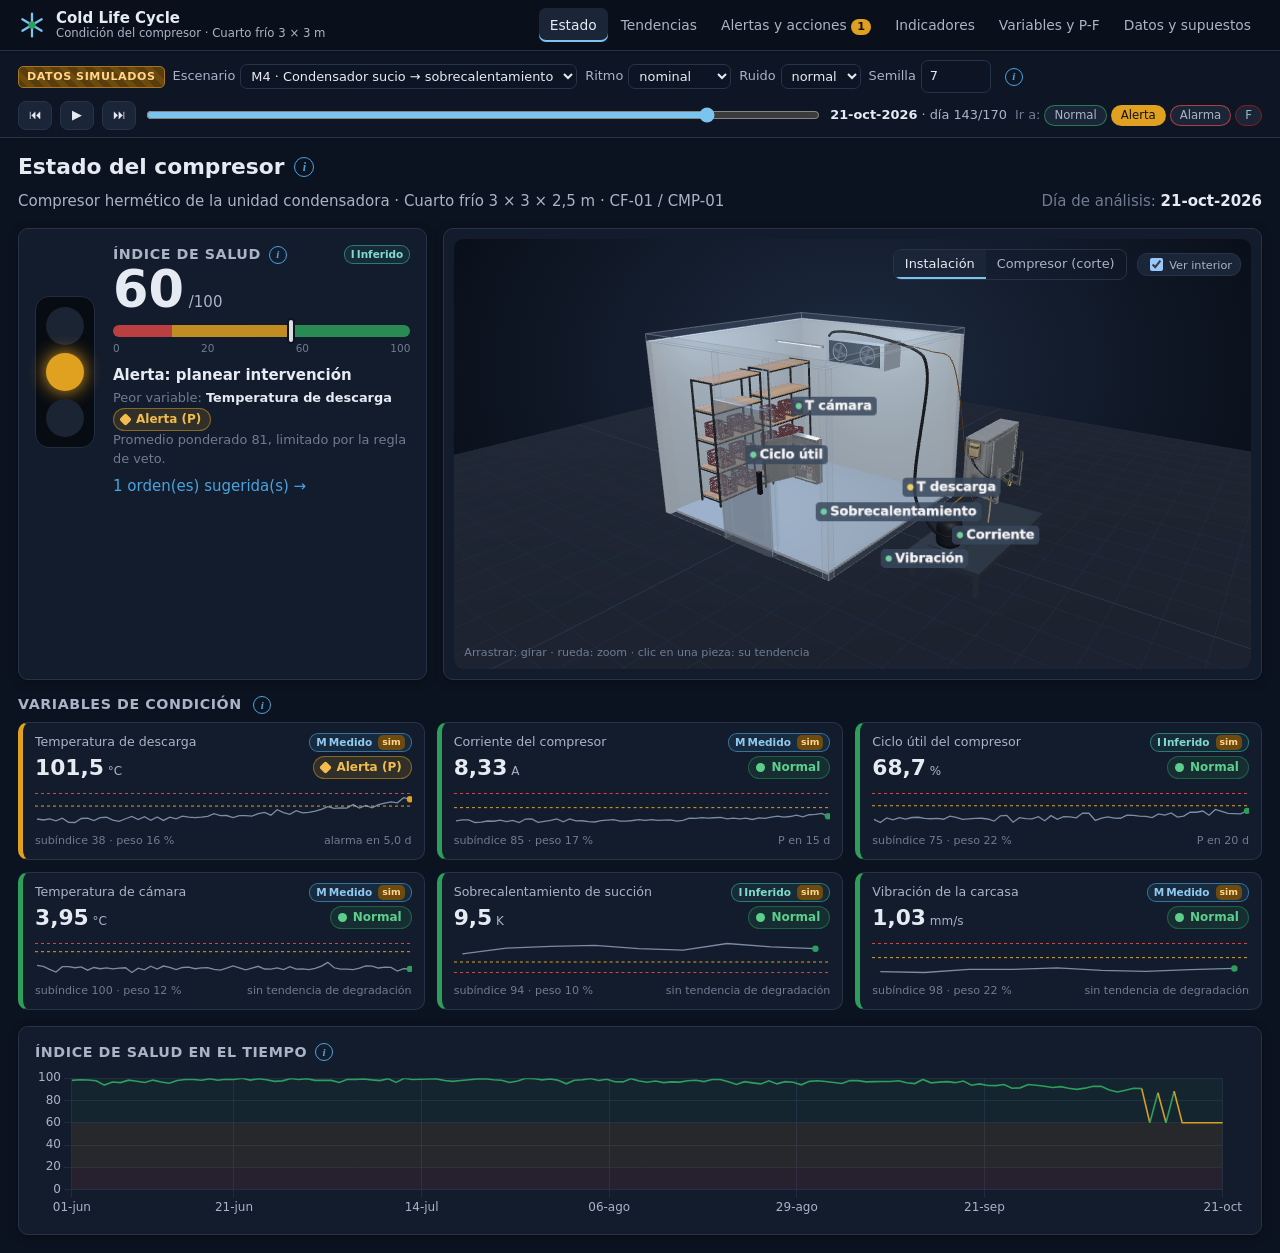
<file: index.html>
<!doctype html>
<html lang="es">
<head>
  <meta charset="utf-8">
  <meta name="viewport" content="width=device-width, initial-scale=1">
  <title>Cold Life Cycle · Cuarto frío</title>
  <meta name="description" content="Cold Life Cycle: tablero de condición del compresor del cuarto frío: índice de salud, tendencias, P-F, alertas con órdenes de trabajo e indicadores de mantenimiento.">
  <link rel="icon" href="data:image/svg+xml,%3Csvg xmlns='http://www.w3.org/2000/svg' viewBox='0 0 32 32'%3E%3Crect width='32' height='32' rx='6' fill='%230c1320'/%3E%3Cpath d='M16 4v24M6 10l20 12M26 10L6 22' stroke='%237cc4f0' stroke-width='2.6' stroke-linecap='round'/%3E%3Ccircle cx='16' cy='16' r='4' fill='%232e9e5b'/%3E%3C/svg%3E">
  <link rel="stylesheet" href="src/estilos.css">
  <script src="vendor/xlsx.full.min.js"></script>
  <script src="vendor/chart.umd.min.js"></script>
  <script src="vendor/chartjs-plugin-annotation.min.js"></script>
  <script type="importmap">{ "imports": { "three": "./vendor/three.module.min.js" } }</script>
</head>
<body>
  <header class="barra no-print">
    <a class="marca" href="#/estado" aria-label="Inicio">
      <svg viewBox="0 0 32 32" width="28" height="28" aria-hidden="true"><path d="M16 3v26M5 9.5l22 13M27 9.5l-22 13" stroke="currentColor" stroke-width="2.6" stroke-linecap="round"/><circle cx="16" cy="16" r="4.2" fill="#2e9e5b"/></svg>
      <span><b>Cold Life Cycle</b><small>Condición del compresor · Cuarto frío 3 × 3 m</small></span>
    </a>
    <button class="menu-btn" id="menuBtn" aria-label="Menú" aria-expanded="false">☰</button>
    <nav id="nav" class="nav">
      <a href="#/estado" data-r="estado">Estado</a>
      <a href="#/tendencias" data-r="tendencias">Tendencias</a>
      <a href="#/alertas" data-r="alertas">Alertas y acciones <span class="badge" id="badgeAlertas" hidden></span></a>
      <a href="#/indicadores" data-r="indicadores">Indicadores</a>
      <a href="#/modelo" data-r="modelo">Variables y P-F</a>
      <a href="#/datos" data-r="datos">Datos y supuestos</a>
    </nav>
  </header>
  <section class="simbar no-print" id="simbar" aria-label="Fuente de datos y día de análisis"></section>
  <main id="vista" class="vista" tabindex="-1">
    <div class="cargando" id="cargando">Cargando…</div>
  </main>
  <div id="toast" class="toast" role="status" aria-live="polite"></div>
  <input type="file" id="archivoDatos" accept=".csv,.xlsx,.xls,.txt" hidden>

  <script>
    // Si se abre como archivo local, los módulos ES no cargan en la mayoría de los navegadores.
    setTimeout(function () {
      if (!window.__appLista) {
        var c = document.getElementById('cargando');
        if (c) c.innerHTML = location.protocol === 'file:'
          ? '<h2>Este archivo es el código fuente</h2><p>Los navegadores bloquean los módulos JavaScript al abrir <code>index.html</code> como archivo. Opciones:</p><ol><li><b>Versión entregable:</b> abra <code>ColdLifeCycle.html</code> (un solo archivo, funciona con doble clic). Se genera con <code>node herramientas/empaquetar.mjs</code>.</li><li>Ejecute <code>python -m http.server 8000</code> en esta carpeta y abra <a href="http://localhost:8000">http://localhost:8000</a>.</li></ol>'
          : '<h2>No se pudo iniciar la plataforma</h2><p>Revise la consola del navegador.</p>';
      }
    }, 2500);
  </script>
  <script type="module" src="src/app.js"></script>
</body>
</html>
</file>
<file: src/estilos.css>
/* Tema oscuro industrial (mismo lenguaje visual que Failaria). Colores de estado fijos. */
:root {
  --fondo: #0c1320; --panel: #131c2c; --panel2: #1a2538; --borde: #263349;
  --texto: #e6ebf3; --texto2: #a9b4c6; --tenue: #6f7c92; --acento: #4aa3df; --frio: #7cc4f0;
  --normal: #2e9e5b; --alerta: #e0a020; --alarma: #d64545; --falla: #8e1b1b; --ni: #7a8599;
  --medido: #4aa3df; --inferido: #36b3a0; --supuesto: #9b6bd6;
  --radio: 10px; --sombra: 0 2px 10px rgba(0, 0, 0, .35);
  color-scheme: dark;
}
* { box-sizing: border-box; }
html, body { margin: 0; background: var(--fondo); color: var(--texto); font: 15px/1.45 system-ui, -apple-system, "Segoe UI", Roboto, sans-serif; }
a { color: var(--acento); text-decoration: none; }
a:hover { text-decoration: underline; }
h1, h2, h3, h4 { margin: 0 0 .5em; line-height: 1.2; font-weight: 650; }
h1 { font-size: 1.45rem; } h2 { font-size: 1.15rem; } h3 { font-size: .95rem; color: var(--texto2); text-transform: uppercase; letter-spacing: .04em; }
code { background: var(--panel2); padding: 0 .3em; border-radius: 4px; }
small, .tenue { color: var(--tenue); }
.num { font-variant-numeric: tabular-nums; }
[hidden] { display: none !important; }

/* Barra superior */
.barra { position: sticky; top: 0; z-index: 20; display: flex; align-items: center; gap: 16px; padding: 8px 18px; background: #0a101b; border-bottom: 1px solid var(--borde); }
.marca { display: flex; align-items: center; gap: 10px; color: var(--frio); }
.marca span { display: flex; flex-direction: column; color: var(--texto); line-height: 1.1; }
.marca small { color: var(--texto2); font-size: .78rem; }
.marca:hover { text-decoration: none; }
.nav { display: flex; gap: 2px; margin-left: auto; flex-wrap: wrap; }
.nav a { color: var(--texto2); padding: 7px 11px; border-radius: 7px; font-size: .92rem; white-space: nowrap; }
.nav a:hover { background: var(--panel2); text-decoration: none; color: var(--texto); }
.nav a.activo { background: var(--panel2); color: var(--texto); box-shadow: inset 0 -2px 0 var(--frio); }
.badge { display: inline-block; min-width: 20px; padding: 0 6px; border-radius: 10px; background: var(--alarma); color: #fff; font-size: .75rem; text-align: center; font-weight: 700; }
.badge.ambar { background: var(--alerta); color: #111; }
.menu-btn { display: none; margin-left: auto; background: none; border: 1px solid var(--borde); color: var(--texto); font-size: 1.2rem; border-radius: 6px; padding: 4px 10px; }

/* Barra del simulador / día de análisis */
.simbar { position: sticky; top: 53px; z-index: 15; display: flex; flex-wrap: wrap; gap: 8px 18px; align-items: center; padding: 7px 18px; background: #0e1626; border-bottom: 1px solid var(--borde); font-size: .86rem; }
.sb-fuente, .sb-tiempo { display: flex; align-items: center; gap: 8px; flex-wrap: wrap; }
.sb-tiempo { flex: 1; min-width: min(320px, 100%); }
.sb-tiempo input[type=range] { flex: 1; min-width: 120px; }
.sb-campo { display: inline-flex; align-items: center; gap: 5px; color: var(--texto2); }
.sb-campo select, .sb-campo input { padding: 3px 6px; min-width: 0; max-width: 100%; }
.sb-campo { max-width: 100%; min-width: 0; }
#sbEsc { max-width: min(340px, 64vw); }
.sb-fecha { white-space: nowrap; color: var(--texto2); }
.sb-fecha b { color: var(--texto); }
.chip-sim { background: repeating-linear-gradient(45deg, #5a3d0c, #5a3d0c 6px, #6d4a10 6px, #6d4a10 12px); color: #ffd58a; border: 1px solid #a8741c; padding: 2px 8px; border-radius: 5px; font-weight: 800; letter-spacing: .05em; font-size: .74rem; }
.chip-arch { background: #163a5a; color: #bfe0ff; border: 1px solid #2a6aa0; padding: 2px 8px; border-radius: 5px; font-weight: 800; font-size: .74rem; }
.sb-saltos { display: inline-flex; gap: 4px; align-items: center; color: var(--tenue); }
.salto { border: 1px solid var(--borde); background: var(--panel2); color: var(--texto2); border-radius: 12px; padding: 1px 9px; font-size: .78rem; cursor: pointer; }
.salto.off { opacity: .4; cursor: default; }
.salto.s-verde { border-color: rgba(46,158,91,.7); } .salto.s-amarillo { border-color: rgba(224,160,32,.7); } .salto.s-rojo { border-color: rgba(214,69,69,.8); } .salto.s-falla { border-color: #8e1b1b; }
.salto.on.s-verde { background: var(--normal); color: #fff; } .salto.on.s-amarillo { background: var(--alerta); color: #111; } .salto.on.s-rojo { background: var(--alarma); color: #fff; }

.vista { padding: 18px; max-width: 1440px; margin: 0 auto; outline: none; }
.cargando { padding: 40px; text-align: center; color: var(--texto2); }
.cargando ol { text-align: left; max-width: 640px; margin: 1em auto; }

/* Componentes */
.panel { background: var(--panel); border: 1px solid var(--borde); border-radius: var(--radio); padding: 16px; box-shadow: var(--sombra); min-width: 0; }
.panel > h2:first-child, .panel > h3:first-child { margin-top: 0; }
.rejilla { display: grid; gap: 16px; }
.c2 { grid-template-columns: repeat(2, minmax(0, 1fr)); }
.c3 { grid-template-columns: repeat(3, minmax(0, 1fr)); }
.c4 { grid-template-columns: repeat(4, minmax(0, 1fr)); }
.c-3-2 { grid-template-columns: minmax(0, 3fr) minmax(0, 2fr); }
.c-2-1 { grid-template-columns: minmax(0, 2fr) minmax(0, 1fr); }
.c-1-2 { grid-template-columns: minmax(0, 1fr) minmax(0, 2fr); }
.fila { display: flex; gap: 10px; align-items: center; flex-wrap: wrap; }
.entre { justify-content: space-between; }
.espacio { height: 16px; }
.cabecera { display: flex; justify-content: space-between; align-items: flex-end; gap: 16px; flex-wrap: wrap; margin-bottom: 16px; }
.cabecera p { margin: .2em 0 0; color: var(--texto2); }
.cabecera h1 { display: flex; align-items: center; gap: 4px; flex-wrap: wrap; }
.panel h2, .panel h3 { display: flex; align-items: center; gap: 2px; }

.kpis { display: grid; grid-template-columns: repeat(auto-fit, minmax(160px, 1fr)); gap: 12px; }
.kpi { background: var(--panel2); border: 1px solid var(--borde); border-radius: 9px; padding: 12px 14px; }
.kpi .v { font-size: 1.55rem; font-weight: 700; font-variant-numeric: tabular-nums; }
.kpi .v small { font-size: .85rem; font-weight: 500; }
.kpi .t { font-size: .8rem; color: var(--texto2); display: flex; align-items: center; gap: 4px; flex-wrap: wrap; }
.kpi .d { font-size: .76rem; color: var(--tenue); margin-top: 2px; }
.kpi.ok { border-left: 4px solid var(--normal); } .kpi.mal { border-left: 4px solid var(--alarma); }

/* Estados */
.estado { display: inline-flex; align-items: center; gap: 6px; padding: 2px 9px 2px 7px; border-radius: 12px; font-size: .8rem; font-weight: 650; border: 1px solid transparent; white-space: nowrap; }
.estado::before { content: ""; width: 9px; height: 9px; border-radius: 50%; background: currentColor; }
.e-normal { color: #5ccf8c; background: rgba(46, 158, 91, .14); border-color: rgba(46, 158, 91, .45); }
.e-alerta { color: #f2bd4c; background: rgba(224, 160, 32, .14); border-color: rgba(224, 160, 32, .5); }
.e-alarma { color: #ff8080; background: rgba(214, 69, 69, .16); border-color: rgba(214, 69, 69, .55); }
.e-falla { color: #fff; background: var(--falla); border-color: #c33; animation: parpadeo 1.2s infinite; }
.e-NI { color: #b4bdcc; background: rgba(122, 133, 153, .15); border-color: rgba(122, 133, 153, .45); }
.e-alerta::before { border-radius: 2px; transform: rotate(45deg); }
.e-alarma::before, .e-falla::before { border-radius: 1px; }
@keyframes parpadeo { 50% { opacity: .6; } }
.chip { display: inline-block; padding: 1px 8px; border-radius: 10px; font-size: .75rem; background: var(--panel2); border: 1px solid var(--borde); color: var(--texto2); white-space: nowrap; }
.prio { display: inline-block; padding: 1px 8px; border-radius: 4px; font-size: .74rem; font-weight: 800; }
.prio-P1 { background: var(--alarma); color: #fff; } .prio-P2 { background: #c0761a; color: #fff; } .prio-P3 { background: #8d7a1f; color: #fff; } .prio-P4 { background: #3a4a63; color: #dbe3ef; }

/* Etiquetas de origen del dato */
.orig { display: inline-flex; align-items: center; gap: 2px; font-size: .7rem; font-weight: 800; padding: 0 6px; border-radius: 9px; border: 1px solid; vertical-align: middle; white-space: nowrap; line-height: 1.55; }
.orig .orig-n { font-weight: 600; }
.orig i { font-style: normal; font-weight: 800; margin-left: 4px; padding: 0 4px; border-radius: 5px; background: #6d4a10; color: #ffd58a; font-size: .62rem; }
.o-medido { color: #8fcaf2; border-color: rgba(74,163,223,.6); background: rgba(74,163,223,.1); }
.o-inferido { color: #7fdccc; border-color: rgba(54,179,160,.6); background: rgba(54,179,160,.1); }
.o-supuesto { color: #c7a8f0; border-color: rgba(155,107,214,.65); background: rgba(155,107,214,.1); border-style: dashed; }
.compacto .orig-n { display: none; }

/* Semáforo e índice de salud */
.salud { display: grid; grid-template-columns: auto 1fr; gap: 18px; align-items: center; }
.semaforo { display: flex; flex-direction: column; gap: 8px; background: #070b12; padding: 10px; border-radius: 14px; border: 1px solid #222d40; }
.semaforo i { width: 38px; height: 38px; border-radius: 50%; background: #1b2433; display: block; }
.semaforo i.on.verde { background: var(--normal); box-shadow: 0 0 18px var(--normal); }
.semaforo i.on.amarillo { background: var(--alerta); box-shadow: 0 0 18px var(--alerta); }
.semaforo i.on.rojo { background: var(--alarma); box-shadow: 0 0 22px var(--alarma); animation: parpadeo 1s infinite; }
.hi-num { font-size: 3.4rem; font-weight: 800; line-height: 1; font-variant-numeric: tabular-nums; }
.hi-num small { font-size: 1rem; color: var(--texto2); font-weight: 500; }
.hi-barra { position: relative; height: 12px; border-radius: 6px; background: linear-gradient(90deg, var(--alarma) 0 20%, var(--alerta) 20% 60%, var(--normal) 60% 100%); margin: 10px 0 4px; opacity: .85; }
.hi-barra b { position: absolute; top: -5px; width: 4px; height: 22px; background: #fff; border-radius: 2px; box-shadow: 0 0 0 2px #0c1320; transform: translateX(-2px); transition: left .15s; }
.hi-esc { display: flex; justify-content: space-between; font-size: .7rem; color: var(--tenue); }

/* Tarjetas de variable */
.vars { display: grid; grid-template-columns: repeat(3, minmax(0, 1fr)); gap: 12px; }
.var { background: var(--panel); border: 1px solid var(--borde); border-left: 5px solid var(--ni); border-radius: var(--radio); padding: 10px 12px; color: var(--texto); display: block; }
.var:hover { border-color: var(--acento); text-decoration: none; }
.var.s-normal { border-left-color: var(--normal); } .var.s-alerta { border-left-color: var(--alerta); } .var.s-alarma, .var.s-falla { border-left-color: var(--alarma); }
.var .nom { font-size: .84rem; color: var(--texto2); display: flex; justify-content: space-between; gap: 6px; align-items: center; }
.var .val { font-size: 1.45rem; font-weight: 700; font-variant-numeric: tabular-nums; }
.var .val small { font-size: .8rem; color: var(--texto2); font-weight: 500; }
.var .pie { display: flex; justify-content: space-between; gap: 6px; font-size: .74rem; color: var(--tenue); flex-wrap: wrap; align-items: center; }
.var canvas { width: 100%; height: 42px; display: block; margin: 4px 0; }

/* Tablas */
.tabla-wrap { overflow-x: auto; }
table { width: 100%; border-collapse: collapse; font-size: .88rem; }
th, td { padding: 7px 9px; text-align: left; border-bottom: 1px solid var(--borde); vertical-align: top; }
th { color: var(--texto2); font-weight: 600; font-size: .76rem; text-transform: uppercase; letter-spacing: .03em; background: var(--panel2); }
td.n, th.n { text-align: right; font-variant-numeric: tabular-nums; white-space: nowrap; }
tr.clic { cursor: pointer; } tr.clic:hover td { background: rgba(74, 163, 223, .07); }
tr.sel td { background: rgba(74, 163, 223, .1); }
td .sub { display: block; color: var(--tenue); font-size: .76rem; }
.ok { color: #5ccf8c; font-weight: 700; } .no { color: #ff8080; font-weight: 700; }

/* Formularios */
input, select, textarea, button { font: inherit; color: var(--texto); }
input[type=text], input[type=number], input[type=date], select, textarea { background: #0d1524; border: 1px solid var(--borde); border-radius: 7px; padding: 6px 8px; min-width: 0; }
input:focus, select:focus, textarea:focus { outline: 2px solid var(--acento); outline-offset: 0; }
label.campo { display: flex; flex-direction: column; gap: 4px; font-size: .8rem; color: var(--texto2); }
.btn { background: var(--panel2); border: 1px solid var(--borde); border-radius: 8px; padding: 7px 13px; cursor: pointer; white-space: nowrap; }
.btn:hover { border-color: var(--acento); }
a.btn { color: inherit; text-decoration: none; display: inline-block; }
.btn.prim { background: #1d5d8f; border-color: #2a77b3; } .btn.prim:hover { background: #236ba3; }
.btn.chico { padding: 3px 9px; font-size: .8rem; }
.btn.icono { width: 34px; padding: 4px 0; text-align: center; }
.seg { display: inline-flex; border: 1px solid var(--borde); border-radius: 8px; overflow: hidden; flex-wrap: wrap; }
.seg button { background: transparent; border: 0; padding: 5px 11px; cursor: pointer; color: var(--texto2); font-size: .86rem; }
.seg button.on { background: var(--panel2); color: var(--texto); box-shadow: inset 0 -2px 0 var(--frio); }
input[type=range] { accent-color: var(--frio); }

/* Gráficos */
.grafico { position: relative; height: 360px; }
.grafico.alto { height: 560px; } .grafico.medio { height: 260px; } .grafico.chico { height: 150px; }

/* 3D */
.vista3d { position: relative; height: 430px; border-radius: 9px; overflow: hidden; background: radial-gradient(ellipse at 50% 30%, #1d2a40, #0a101b 75%); cursor: grab; }
.vista3d canvas { display: block; }
.vista3d .tip { position: absolute; pointer-events: none; background: rgba(10,16,27,.95); border: 1px solid var(--borde); padding: 6px 9px; border-radius: 6px; font-size: .8rem; display: none; white-space: nowrap; z-index: 2; }
.vista3d .ctl3d { position: absolute; right: 10px; top: 10px; z-index: 2; }
.vista3d .ayuda { position: absolute; left: 10px; bottom: 8px; font-size: .74rem; color: var(--tenue); pointer-events: none; }
.vista3d .carga { position: absolute; inset: 0; display: flex; align-items: center; justify-content: center; color: var(--tenue); font-size: .85rem; pointer-events: none; }

/* Órdenes de trabajo */
.ot { border: 1px solid var(--borde); border-left: 5px solid var(--alerta); border-radius: var(--radio); background: var(--panel); padding: 12px 14px; margin-bottom: 12px; }
.ot.paro { border-left-color: var(--alarma); background: linear-gradient(90deg, rgba(214,69,69,.10), var(--panel) 40%); }
.ot-cab { display: flex; gap: 10px; align-items: center; flex-wrap: wrap; margin-bottom: 8px; }
.ot-cab b.id { font-family: ui-monospace, monospace; font-size: .86rem; }
.ot-grid { display: grid; grid-template-columns: repeat(4, minmax(0, 1fr)); gap: 10px 16px; font-size: .86rem; }
.ot-grid > div > span { display: block; font-size: .72rem; color: var(--tenue); text-transform: uppercase; letter-spacing: .03em; }
.ot .tarea { margin: 8px 0 0; font-size: .9rem; }
.paro-banner { background: var(--alarma); color: #fff; font-weight: 800; padding: 6px 10px; border-radius: 6px; margin: -2px 0 8px; letter-spacing: .02em; }

/* Veredicto P-F */
.veredicto { border-radius: 8px; padding: 10px 12px; font-size: .9rem; border: 1px solid var(--borde); background: var(--panel2); }
.veredicto.v-alcanza, .veredicto.v-ok { border-color: rgba(46,158,91,.6); background: rgba(46,158,91,.1); }
.veredicto.v-justo, .veredicto.v-vigilar { border-color: rgba(224,160,32,.6); background: rgba(224,160,32,.1); }
.veredicto.v-no-alcanza, .veredicto.v-paro { border-color: rgba(214,69,69,.7); background: rgba(214,69,69,.12); }
.pfbarra { position: relative; height: 26px; border-radius: 6px; background: linear-gradient(90deg, rgba(224,160,32,.35), rgba(214,69,69,.45)); margin: 8px 0 4px; overflow: hidden; }
.pfbarra .cons { position: absolute; left: 0; top: 0; bottom: 0; background: repeating-linear-gradient(45deg, rgba(255,255,255,.18), rgba(255,255,255,.18) 5px, transparent 5px, transparent 10px); border-right: 2px solid #fff; }
.pfbarra .marca-al { position: absolute; top: 0; bottom: 0; width: 2px; background: #ff8080; }
.pfbarra span { position: absolute; top: 4px; font-size: .72rem; font-weight: 700; }

.aviso { border-left: 4px solid var(--alerta); background: rgba(224,160,32,.08); padding: 10px 14px; border-radius: 6px; margin: 10px 0; }
.aviso.rojo { border-color: var(--alarma); background: rgba(214,69,69,.08); }
.aviso.azul { border-color: var(--acento); background: rgba(74,163,223,.08); }
.aviso.violeta { border-color: var(--supuesto); background: rgba(155,107,214,.08); }
.toast { visibility: hidden; position: fixed; bottom: 20px; left: 50%; transform: translateX(-50%) translateY(120px); background: #1d5d8f; color: #fff; padding: 10px 18px; border-radius: 8px; box-shadow: var(--sombra); transition: transform .25s; z-index: 60; max-width: 90vw; }
.toast.ver { visibility: visible; transform: translateX(-50%) translateY(0); }
.toast.error { background: #8a2b2b; }
.lista-simple { margin: 0; padding-left: 18px; } .lista-simple li { margin: 4px 0; }
.leyenda { display: flex; gap: 14px; flex-wrap: wrap; font-size: .78rem; color: var(--texto2); margin-top: 8px; align-items: center; }
.leyenda i { display: inline-block; width: 12px; height: 12px; border-radius: 3px; margin-right: 5px; vertical-align: -1px; }
.selvar { display: flex; gap: 6px; flex-wrap: wrap; margin-bottom: 12px; }
.selvar a { padding: 5px 11px; border-radius: 8px; border: 1px solid var(--borde); color: var(--texto2); background: var(--panel); font-size: .86rem; display: inline-flex; gap: 6px; align-items: center; }
.selvar a.on { color: var(--texto); border-color: var(--frio); box-shadow: inset 0 -2px 0 var(--frio); }
.selvar a i { width: 9px; height: 9px; border-radius: 50%; display: inline-block; }
.pfsvg { width: 100%; height: auto; display: block; }
.timeline { display: flex; gap: 0; height: 10px; border-radius: 5px; overflow: hidden; margin-top: 6px; }
.timeline i { flex: 1; }

/* Información adicional ⓘ (ui/ayuda.js) */
button.info { display: inline-flex; align-items: center; justify-content: center; width: 18px; height: 18px; margin-left: 6px; padding: 0; border-radius: 50%; border: 1.5px solid var(--acento); background: transparent; color: var(--acento); font: 700 11px/1 Georgia, "Times New Roman", serif; font-style: italic; cursor: pointer; vertical-align: middle; flex: none; }
button.info:hover, button.info:focus-visible { background: var(--acento); color: #0c1320; outline: none; }
h1 button.info, h2 button.info { width: 20px; height: 20px; font-size: 12px; }
.popover { position: absolute; z-index: 70; background: #101a2b; border: 1px solid #35507a; border-radius: 9px; box-shadow: 0 8px 28px rgba(0,0,0,.55); padding: 12px 30px 12px 14px; font-size: .86rem; line-height: 1.45; color: var(--texto); animation: aparecer .12s ease-out; }
.popover p { margin: 0 0 .5em; } .popover p:last-child { margin: 0; }
.popover ul { margin: .3em 0; padding-left: 18px; }
.popover b { color: #cfe3ff; }
.popover-x { position: absolute; top: 4px; right: 6px; background: none; border: 0; color: var(--texto2); font-size: 1.1rem; cursor: pointer; padding: 2px 6px; }
@keyframes aparecer { from { opacity: 0; transform: translateY(-4px); } to { opacity: 1; transform: none; } }

@media (max-width: 1100px) {
  .c3, .c4, .vars, .ot-grid { grid-template-columns: repeat(2, minmax(0, 1fr)); }
  .c-3-2, .c-2-1, .c-1-2 { grid-template-columns: minmax(0, 1fr); }
}
@media (max-width: 960px) {
  .menu-btn { display: block; }
  .nav { display: none; position: absolute; top: 100%; left: 0; right: 0; flex-direction: column; background: #0a101b; border-bottom: 1px solid var(--borde); padding: 8px; }
  .nav.abierto { display: flex; }
  .simbar { position: static; }
}
@media (max-width: 680px) {
  .c2, .c3, .c4, .vars, .ot-grid { grid-template-columns: minmax(0, 1fr); }
  .vista { padding: 12px; } .simbar { padding: 7px 12px; }
  .grafico, .grafico.alto { height: 280px; } .vista3d { height: 320px; }
  .salud { grid-template-columns: 1fr; justify-items: start; }
  .semaforo { flex-direction: row; }
  .marca small { display: none; }
}

/* Impresión */
.solo-print { display: none; }
@media print {
  :root { --fondo: #fff; --panel: #fff; --panel2: #f1f3f6; --borde: #c9d0da; --texto: #111; --texto2: #333; --tenue: #555; color-scheme: light; }
  html, body { background: #fff; color: #111; font-size: 10.5pt; }
  .no-print, .barra, .simbar, .toast, button.info { display: none !important; }
  .solo-print { display: block; }
  .vista { padding: 0; max-width: none; }
  .panel, .ot { box-shadow: none; }
  tr, .ot, .rejilla.c3 > .panel, .kpi { break-inside: avoid; }
  .rejilla.c3 { grid-template-columns: repeat(3, minmax(0, 1fr)); }
  .pf-int line, .pf-int path { stroke: #1d3550; } .pf-int text { fill: #1d3550; }
  th { background: #eef1f5 !important; color: #222; }
  a { color: #111; }
}
</file>
